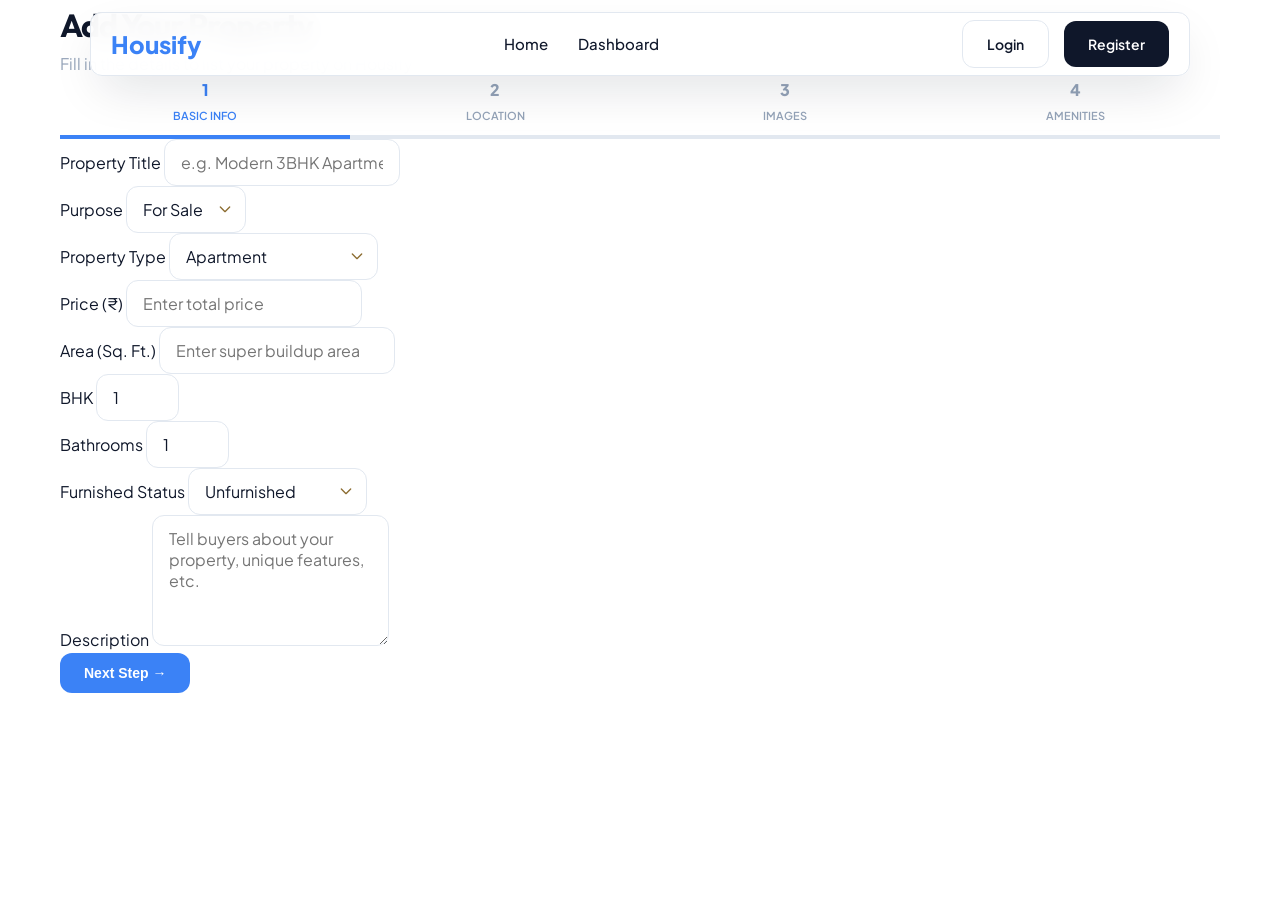
<file: housify-frontend/add-property.html>
<!DOCTYPE html>
<html lang="en">
<head>
  <meta charset="UTF-8">
  <meta name="viewport" content="width=device-width, initial-scale=1.0">
  <title>Add New Property | Housify</title>
  <link rel="stylesheet" href="https://cdnjs.cloudflare.com/ajax/libs/font-awesome/6.4.0/css/all.min.css">
  <link rel="stylesheet" href="css/style.css">
  <link rel="stylesheet" href="css/navbar.css">
</head>
<body class="bg-surface">

  <nav class="navbar scrolled">
    <div class="container nav-container">
      <a href="index.html" class="logo-link">Housify</a>
      <ul class="nav-menu">
        <li><a href="index.html">Home</a></li>
        <li><a href="dashboard.html">Dashboard</a></li>
      </ul>
      <div class="nav-auth"></div>
    </div>
  </nav>

  <main class="padding-v-60">
    <div class="container">
      <div class="max-800 margin-auto">
        <header class="margin-bottom-40 text-center">
           <h1 id="page-title">Add Your Property</h1>
           <p class="text-muted">Fill in the details to list your property on Housify</p>
        </header>

        <div class="stepper margin-bottom-40">
           <div class="step active" data-step="1">1<span class="step-lbl">Basic Info</span></div>
           <div class="step" data-step="2">2<span class="step-lbl">Location</span></div>
           <div class="step" data-step="3">3<span class="step-lbl">Images</span></div>
           <div class="step" data-step="4">4<span class="step-lbl">Amenities</span></div>
        </div>

        <div class="bg-white padding-40 radius-lg shadow-sm">
          <form id="property-form">

            <div class="step-content open" id="step-1">
              <div class="form-group">
                <label>Property Title</label>
                <input type="text" id="prop-title" placeholder="e.g. Modern 3BHK Apartment in Bandra" required>
              </div>

              <div class="form-grid">
                <div class="form-group">
                  <label>Purpose</label>
                  <select id="prop-purpose" required>
                    <option value="sale">For Sale</option>
                    <option value="rent">For Rent</option>
                  </select>
                </div>
                <div class="form-group">
                  <label>Property Type</label>
                  <select id="prop-type" required>
                    <option value="apartment">Apartment</option>
                    <option value="house">Independant House</option>
                    <option value="villa">Villa</option>
                    <option value="plot">Plot</option>
                    <option value="commercial">Commercial</option>
                  </select>
                </div>
              </div>

              <div class="form-grid">
                <div class="form-group">
                  <label>Price (₹)</label>
                  <input type="number" id="prop-price" placeholder="Enter total price" required>
                </div>
                <div class="form-group">
                  <label>Area (Sq. Ft.)</label>
                  <input type="number" id="prop-area" placeholder="Enter super buildup area" required>
                </div>
              </div>

              <div class="form-grid">
                <div class="form-group">
                  <label>BHK</label>
                  <input type="number" id="prop-bhk" min="1" max="10" value="1">
                </div>
                <div class="form-group">
                  <label>Bathrooms</label>
                  <input type="number" id="prop-bath" min="1" max="10" value="1">
                </div>
                <div class="form-group">
                  <label>Furnished Status</label>
                  <select id="prop-furnished">
                    <option value="unfurnished">Unfurnished</option>
                    <option value="semi-furnished">Semi-Furnished</option>
                    <option value="furnished">Fully Furnished</option>
                  </select>
                </div>
              </div>

              <div class="form-group">
                <label>Description</label>
                <textarea id="prop-desc" rows="5" placeholder="Tell buyers about your property, unique features, etc." required></textarea>
              </div>

              <div class="flex-end margin-top-20">
                <button type="button" class="btn btn-primary next-step" data-next="2">Next Step →</button>
              </div>
            </div>

            <div class="step-content" id="step-2">
              <div class="form-group">
                <label>City</label>
                <input type="text" id="prop-city" placeholder="e.g. Mumbai" required>
              </div>
              <div class="form-group">
                <label>Complete Address / Area</label>
                <input type="text" id="prop-location" placeholder="e.g. 12th Road, Khar West" required>
              </div>
              <div class="flex-between margin-top-40">
                <button type="button" class="btn btn-outline prev-step" data-prev="1">← Back</button>
                <button type="button" class="btn btn-primary next-step" data-next="3">Next Step →</button>
              </div>
            </div>

            <div class="step-content" id="step-3">
              <div class="upload-area" id="drop-zone">
                <i class="fas fa-cloud-upload-alt"></i>
                <h3>Drag & Drop Images</h3>
                <p>or click to browse from your computer</p>
                <input type="file" id="file-input" multiple accept="image/*" class="hidden">
              </div>
              <div id="image-preview-grid" class="preview-grid flex gap-15 margin-top-20 wrap">
                
              </div>
              <div class="flex-between margin-top-40">
                <button type="button" class="btn btn-outline prev-step" data-prev="2">← Back</button>
                <button type="button" class="btn btn-primary next-step" data-next="4">Next Step →</button>
              </div>
            </div>

            <div class="step-content" id="step-4">
              <div class="checkbox-grid">
                <label class="check-container">Swiming Pool <input type="checkbox" name="amenities" value="pool"><span class="checkmark"></span></label>
                <label class="check-container">Dedicated Parking <input type="checkbox" name="amenities" value="parking"><span class="checkmark"></span></label>
                <label class="check-container">Power Backup <input type="checkbox" name="amenities" value="powerBackup"><span class="checkmark"></span></label>
                <label class="check-container">24/7 Security <input type="checkbox" name="amenities" value="security"><span class="checkmark"></span></label>
                <label class="check-container">Pets Allowed <input type="checkbox" name="amenities" value="petFriendly"><span class="checkmark"></span></label>
                <label class="check-container">Private Garden <input type="checkbox" name="amenities" value="garden"><span class="checkmark"></span></label>
                <label class="check-container">Fitness Gym <input type="checkbox" name="amenities" value="gym"><span class="checkmark"></span></label>
                <label class="check-container">Elevator / Lift <input type="checkbox" name="amenities" value="lift"><span class="checkmark"></span></label>
              </div>

              <div class="flex-between margin-top-40">
                <button type="button" class="btn btn-outline prev-step" data-prev="3">← Back</button>
                <button type="submit" class="btn btn-accent" id="submit-btn">
                   <span class="btn-text">Publish Listing</span>
                   <div class="btn-spinner hidden"></div>
                </button>
              </div>
            </div>

          </form>
        </div>
      </div>
    </div>
  </main>

  <style>
    .stepper { display: flex; justify-content: space-between; }
    .step { flex: 1; text-align: center; position: relative; font-weight: 800; border-bottom: 4px solid var(--border); padding-bottom: 10px; color: var(--text-muted); }
    .step.active { border-color: var(--primary); color: var(--primary); }
    .step-lbl { display: block; font-size: 11px; text-transform: uppercase; font-weight: 600; margin-top: 5px; }
    
    .step-content { display: none; }
    .step-content.open { display: block; animation: fadeIn 0.4s ease; }
    
    .upload-area { border: 2px dashed var(--border); padding: 50px; text-align: center; border-radius: var(--radius-lg); cursor: pointer; transition: 0.2s; }
    .upload-area:hover { border-color: var(--primary); background: var(--surface-2); }
    .upload-area i { font-size: 40px; color: var(--primary-light); margin-bottom: 20px; }
    
    .preview-item { width: 120px; height: 100px; border-radius: 8px; position: relative; overflow: hidden; }
    .preview-item img { width: 100%; height: 100%; object-fit: cover; }
    .preview-remove { position: absolute; top: 5px; right: 5px; background: rgba(0,0,0,0.6); color: white; border: none; width: 24px; height: 24px; border-radius: 50%; display: flex; align-items: center; justify-content: center; cursor: pointer; font-size: 12px; }
  </style>

  <script src="js/api.js"></script>
  <script src="js/utils.js"></script>
  <script src="js/add-property.js"></script>
</body>
</html>
</file>
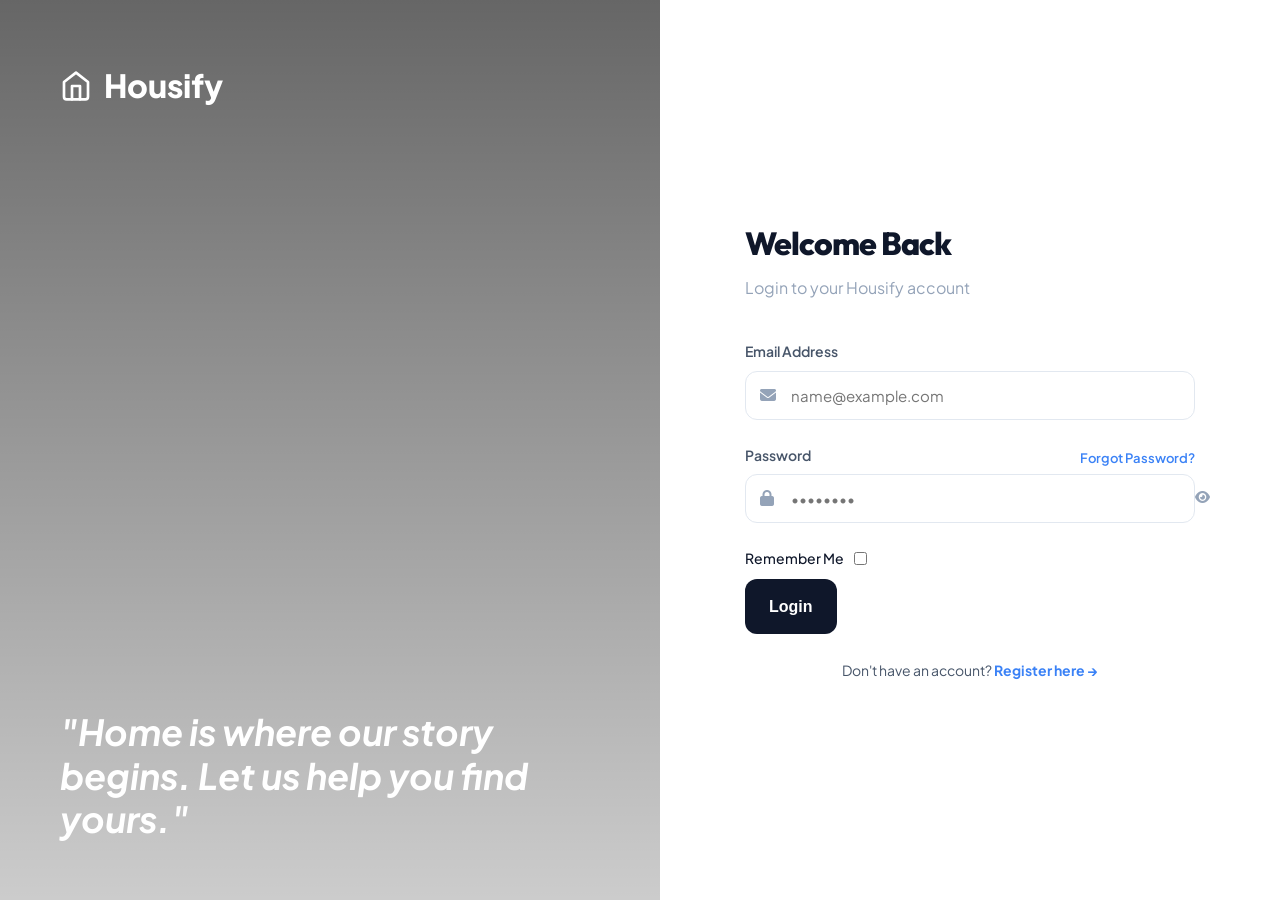
<file: housify-frontend/dashboard.html>
<!DOCTYPE html>
<html lang="en">
<head>
  <meta charset="UTF-8">
  <meta name="viewport" content="width=device-width, initial-scale=1.0">
  <title>Dashboard | Housify</title>
  <link rel="stylesheet" href="https://cdnjs.cloudflare.com/ajax/libs/font-awesome/6.4.0/css/all.min.css">
  <link rel="stylesheet" href="css/style.css">
  <link rel="stylesheet" href="css/navbar.css">
  <link rel="stylesheet" href="css/dashboard.css">
</head>
<body class="bg-surface">

  <nav class="navbar scrolled">
    <div class="container nav-container">
      <a href="index.html" class="logo-link">
        <svg class="logo-icon" viewBox="0 0 24 24" fill="none" stroke="currentColor" stroke-width="2" stroke-linecap="round" stroke-linejoin="round">
          <path d="m3 9 9-7 9 7v11a2 2 0 0 1-2 2H5a2 2 0 0 1-2-2z"/><polyline points="9 22 9 12 15 12 15 22"/>
        </svg>
        Housify
      </a>
      <ul class="nav-menu">
        <li><a href="index.html">Home</a></li>
        <li><a href="listings.html">Browse</a></li>
        <li><a href="dashboard.html" class="active">Dashboard</a></li>
      </ul>
      <div class="nav-auth"></div>
      <div class="mobile-toggle"><span></span><span></span><span></span></div>
    </div>
  </nav>

  <main class="dashboard-page">
    <div class="container">
      
      <header class="dashboard-header flex-between">
        <div class="user-greeting">
          <h1>Welcome, <span id="user-name-display">User</span></h1>
          <p class="text-muted" id="user-role-display">Property Seller</p>
        </div>
        <div class="header-actions">
           <a href="add-property.html" class="btn btn-primary" id="add-prop-btn-nav"><i class="fas fa-plus"></i> Add New Property</a>
        </div>
      </header>

      <section class="db-stats-grid grid-4" id="stats-container">
        
      </section>

      <div class="dashboard-main-grid">
        
        <section class="db-card listings-card">
          <div class="card-header flex-between">
            <h3 id="main-section-title">My Properties</h3>
            <div class="card-tabs" id="dashboard-tabs">
              <button class="tab-btn active" data-tab="active">Active</button>
              <button class="tab-btn" data-tab="sold">Sold/Rented</button>
              <button class="tab-btn" data-tab="pending">Pending Review</button>
            </div>
          </div>
          <div class="card-body">
            <div id="db-listings-list" class="db-list">
               
               <div class="flex-center" style="padding: 50px;"><div class="spinner"></div></div>
            </div>
          </div>
        </section>

        <aside class="db-sidebar">
          
          <div class="db-card profile-preview">
            <div class="text-center">
               <div class="user-avatar-large" id="user-avatar-initials">US</div>
               <h4 id="profile-name">User Name</h4>
               <p id="profile-email" class="text-muted small">email@example.com</p>
               <a href="profile.html" class="btn btn-outline btn-sm w-100 margin-top-15">Edit Profile</a>
            </div>
            <div class="divider"></div>
            <div class="profile-stats flex-between">
              <div>
                <strong id="stat-props-count">0</strong>
                <p>Properties</p>
              </div>
              <div class="divider-v"></div>
              <div>
                <strong id="stat-views-count">0</strong>
                <p>Views</p>
              </div>
            </div>
          </div>

          <div class="db-card enquiries-card" id="enquiries-section">
            <div class="card-header">
              <h4>Recent Enquiries</h4>
            </div>
            <div class="card-body">
              <div id="enquiries-list" class="mini-list">
                 <p class="text-muted small text-center">No recent enquiries</p>
              </div>
            </div>
          </div>
        </aside>
      </div>
    </div>
  </main>

  <div class="modal-overlay" id="delete-modal">
    <div class="modal-box text-center">
       <div class="icon-danger"><i class="fas fa-exclamation-triangle"></i></div>
       <h3>Are you sure?</h3>
       <p class="text-muted margin-bottom-20">This action cannot be undone. This property will be permanently removed.</p>
       <div class="flex gap-10">
         <button class="btn btn-outline flex-1 modal-close">Cancel</button>
         <button class="btn btn-danger flex-1" id="confirm-delete-btn">Delete</button>
       </div>
    </div>
  </div>

  <footer class="footer">
    <div class="container footer-bottom text-center">
      <p>© 2025 Housify. All rights reserved.</p>
    </div>
  </footer>

  <script src="js/api.js"></script>
  <script src="js/utils.js"></script>
  <script src="js/dashboard.js"></script>
</body>
</html>
</file>
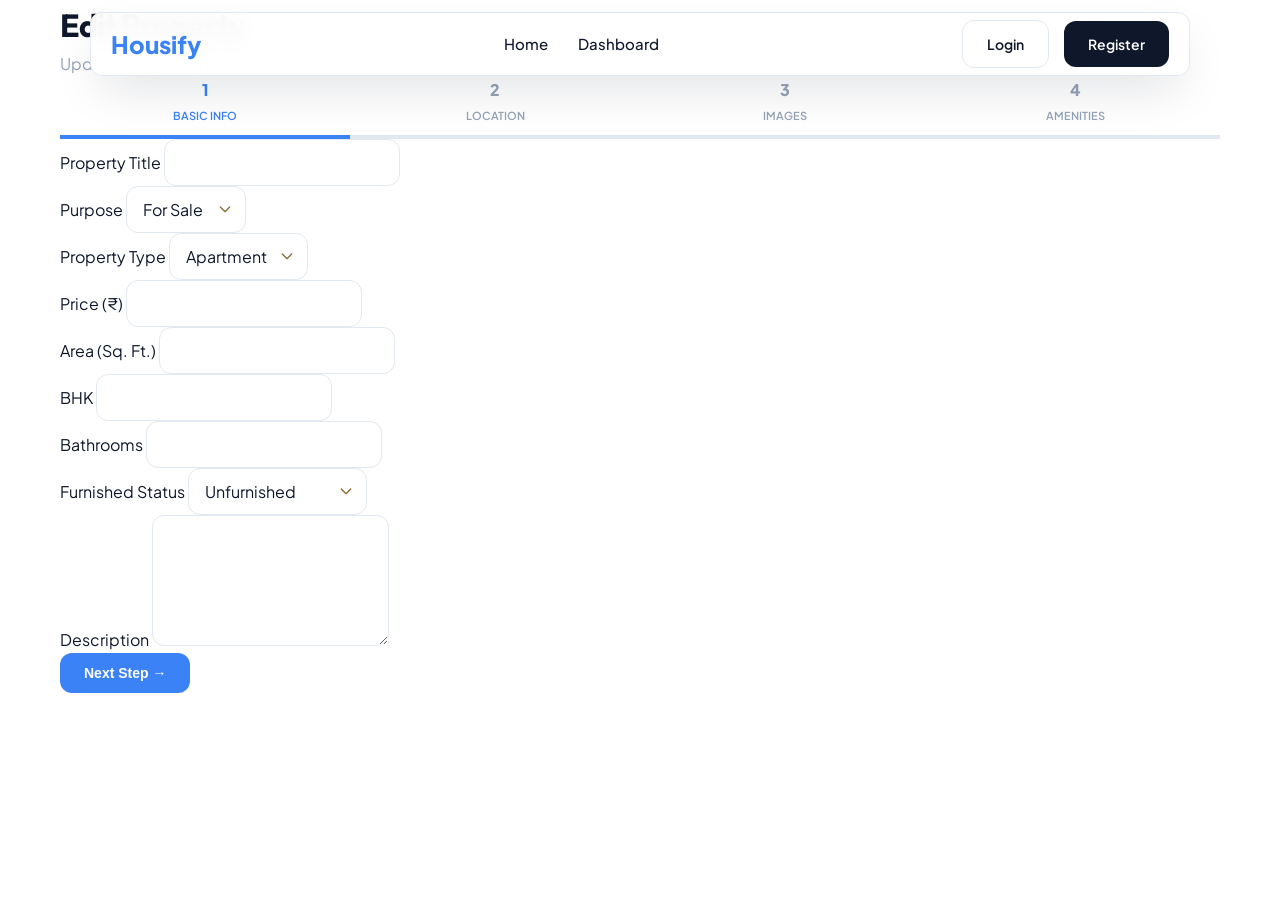
<file: housify-frontend/edit-property.html>
<!DOCTYPE html>
<html lang="en">
<head>
  <meta charset="UTF-8">
  <meta name="viewport" content="width=device-width, initial-scale=1.0">
  <title>Edit Property | Housify</title>
  <link rel="stylesheet" href="https://cdnjs.cloudflare.com/ajax/libs/font-awesome/6.4.0/css/all.min.css">
  <link rel="stylesheet" href="css/style.css">
  <link rel="stylesheet" href="css/navbar.css">
</head>
<body class="bg-surface">
  
  <nav class="navbar scrolled">
    <div class="container nav-container">
      <a href="index.html" class="logo-link">Housify</a>
      <ul class="nav-menu">
        <li><a href="index.html">Home</a></li>
        <li><a href="dashboard.html">Dashboard</a></li>
      </ul>
      <div class="nav-auth"></div>
    </div>
  </nav>

  <main class="padding-v-60">
    <div class="container">
      <div class="max-800 margin-auto">
        <header class="margin-bottom-40 text-center">
           <h1 id="page-title">Edit Property</h1>
           <p class="text-muted">Update your listing details below</p>
        </header>

        <div class="stepper margin-bottom-40">
           <div class="step active" data-step="1">1<span class="step-lbl">Basic Info</span></div>
           <div class="step" data-step="2">2<span class="step-lbl">Location</span></div>
           <div class="step" data-step="3">3<span class="step-lbl">Images</span></div>
           <div class="step" data-step="4">4<span class="step-lbl">Amenities</span></div>
        </div>

        <div class="bg-white padding-40 radius-lg shadow-sm">
          <form id="property-form">
            
             <div class="step-content open" id="step-1">
              <div class="form-group">
                <label>Property Title</label>
                <input type="text" id="prop-title" required>
              </div>
              <div class="form-grid">
                <div class="form-group">
                  <label>Purpose</label>
                  <select id="prop-purpose" required>
                    <option value="sale">For Sale</option>
                    <option value="rent">For Rent</option>
                  </select>
                </div>
                <div class="form-group">
                  <label>Property Type</label>
                  <select id="prop-type" required>
                    <option value="apartment">Apartment</option>
                    <option value="house">House</option>
                    <option value="villa">Villa</option>
                  </select>
                </div>
              </div>
              <div class="form-grid">
                <div class="form-group">
                  <label>Price (₹)</label>
                  <input type="number" id="prop-price" required>
                </div>
                <div class="form-group">
                  <label>Area (Sq. Ft.)</label>
                  <input type="number" id="prop-area" required>
                </div>
              </div>
              <div class="form-grid">
                <div class="form-group">
                  <label>BHK</label>
                  <input type="number" id="prop-bhk" min="1">
                </div>
                <div class="form-group">
                  <label>Bathrooms</label>
                  <input type="number" id="prop-bath" min="1">
                </div>
                <div class="form-group">
                  <label>Furnished Status</label>
                  <select id="prop-furnished">
                    <option value="unfurnished">Unfurnished</option>
                    <option value="semi-furnished">Semi-Furnished</option>
                    <option value="furnished">Fully Furnished</option>
                  </select>
                </div>
              </div>
              <div class="form-group">
                <label>Description</label>
                <textarea id="prop-desc" rows="5" required></textarea>
              </div>
              <div class="flex-end margin-top-20">
                <button type="button" class="btn btn-primary next-step" data-next="2">Next Step →</button>
              </div>
            </div>

            <div class="step-content" id="step-2">
              <div class="form-group">
                <label>City</label>
                <input type="text" id="prop-city" required>
              </div>
              <div class="form-group">
                <label>Complete Address</label>
                <input type="text" id="prop-location" required>
              </div>
              <div class="flex-between margin-top-40">
                <button type="button" class="btn btn-outline prev-step" data-prev="1">← Back</button>
                <button type="button" class="btn btn-primary next-step" data-next="3">Next Step →</button>
              </div>
            </div>

            <div class="step-content" id="step-3">
              <div class="upload-area" id="drop-zone">
                <i class="fas fa-cloud-upload-alt"></i>
                <h3>Upload More Images</h3>
                <input type="file" id="file-input" multiple accept="image/*" class="hidden">
              </div>
              <div id="image-preview-grid" class="preview-grid flex gap-15 margin-top-20 wrap"></div>
              <div class="flex-between margin-top-40">
                <button type="button" class="btn btn-outline prev-step" data-prev="2">← Back</button>
                <button type="button" class="btn btn-primary next-step" data-next="4">Next Step →</button>
              </div>
            </div>

            <div class="step-content" id="step-4">
              <div class="checkbox-grid">
                <label class="check-container">Swiming Pool <input type="checkbox" name="amenities" value="pool"><span class="checkmark"></span></label>
                <label class="check-container">Dedicated Parking <input type="checkbox" name="amenities" value="parking"><span class="checkmark"></span></label>
                <label class="check-container">Power Backup <input type="checkbox" name="amenities" value="powerBackup"><span class="checkmark"></span></label>
                <label class="check-container">Security <input type="checkbox" name="amenities" value="security"><span class="checkmark"></span></label>
              </div>
              <div class="flex-between margin-top-40">
                <button type="button" class="btn btn-outline prev-step" data-prev="3">← Back</button>
                <button type="submit" class="btn btn-accent" id="submit-btn"><span class="btn-text">Update Listing</span></button>
              </div>
            </div>
          </form>
        </div>
      </div>
    </div>
  </main>
  
  <style>
    .stepper { display: flex; justify-content: space-between; }
    .step { flex: 1; text-align: center; position: relative; font-weight: 800; border-bottom: 4px solid var(--border); padding-bottom: 10px; color: var(--text-muted); }
    .step.active { border-color: var(--primary); color: var(--primary); }
    .step-lbl { display: block; font-size: 11px; text-transform: uppercase; font-weight: 600; margin-top: 5px; }
    .step-content { display: none; }
    .step-content.open { display: block; animation: fadeIn 0.4s ease; }
    .upload-area { border: 2px dashed var(--border); padding: 50px; text-align: center; border-radius: var(--radius-lg); cursor: pointer; }
    .preview-item { width: 120px; height: 100px; border-radius: 8px; overflow: hidden; }
    .preview-item img { width: 100%; height: 100%; object-fit: cover; }
  </style>

  <script src="js/api.js"></script>
  <script src="js/utils.js"></script>
  <script src="js/add-property.js"></script>
</body>
</html>
</file>
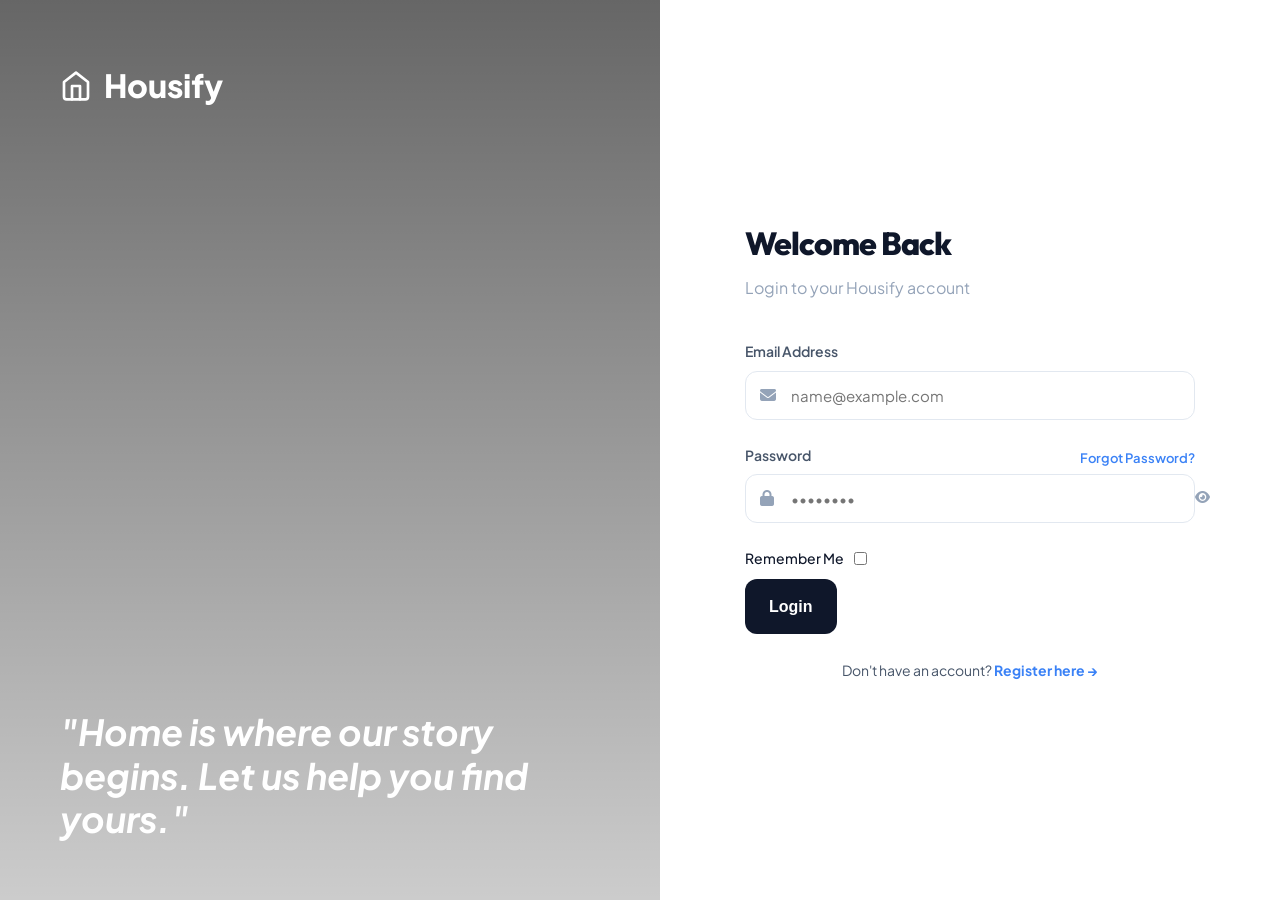
<file: housify-frontend/login.html>
<!DOCTYPE html>
<html lang="en">
<head>
  <meta charset="UTF-8">
  <meta name="viewport" content="width=device-width, initial-scale=1.0">
  <title>Login | Housify</title>
  <link rel="stylesheet" href="https://cdnjs.cloudflare.com/ajax/libs/font-awesome/6.4.0/css/all.min.css">
  <link rel="stylesheet" href="css/style.css">
  <link rel="stylesheet" href="css/auth.css">
</head>
<body>

  <div class="auth-wrapper">
    
    <div class="auth-side-image" style="background-image: url('https://images.unsplash.com/photo-1560518883-ce09059eeffa?w=800')">
      <div class="auth-image-overlay"></div>
      <div class="auth-image-content">
        <a href="index.html" class="auth-logo">
          <svg width="32" height="32" viewBox="0 0 24 24" fill="none" stroke="white" stroke-width="2" stroke-linecap="round" stroke-linejoin="round">
            <path d="m3 9 9-7 9 7v11a2 2 0 0 1-2 2H5a2 2 0 0 1-2-2z"/><polyline points="9 22 9 12 15 12 15 22"/>
          </svg>
          Housify
        </a>
        <p class="auth-quote">"Home is where our story begins. Let us help you find yours."</p>
      </div>
    </div>

    <div class="auth-side-form flex-center">
      <div class="auth-card">
        <div class="auth-header">
          <h1>Welcome Back</h1>
          <p>Login to your Housify account</p>
        </div>

        <div id="auth-error" class="auth-error-msg hidden">Invalid email or password</div>

        <form id="login-form">
          <div class="form-group">
            <label for="email">Email Address</label>
            <div class="input-icon-wrap">
              <i class="fas fa-envelope"></i>
              <input type="email" id="email" placeholder="name@example.com" required>
            </div>
          </div>

          <div class="form-group">
            <div class="flex-between">
              <label for="password">Password</label>
              <a href="#" class="forgot-link">Forgot Password?</a>
            </div>
            <div class="input-icon-wrap">
              <i class="fas fa-lock"></i>
              <input type="password" id="password" placeholder="••••••••" required>
              <button type="button" class="pw-toggle" id="toggle-pw"><i class="fas fa-eye"></i></button>
            </div>
          </div>

          <div class="auth-extras flex-between">
            <label class="check-container">Remember Me
              <input type="checkbox">
              <span class="checkmark"></span>
            </label>
          </div>

          <button type="submit" class="btn btn-accent w-100 btn-auth" id="login-btn">
            <span class="btn-text">Login</span>
            <div class="btn-spinner hidden"></div>
          </button>

          <p class="auth-footer">Don't have an account? <a href="register.html">Register here →</a></p>
        </form>
      </div>
    </div>
  </div>

  <script src="js/api.js"></script>
  <script src="js/utils.js"></script>
  <script src="js/auth.js"></script>
</body>
</html>
</file>
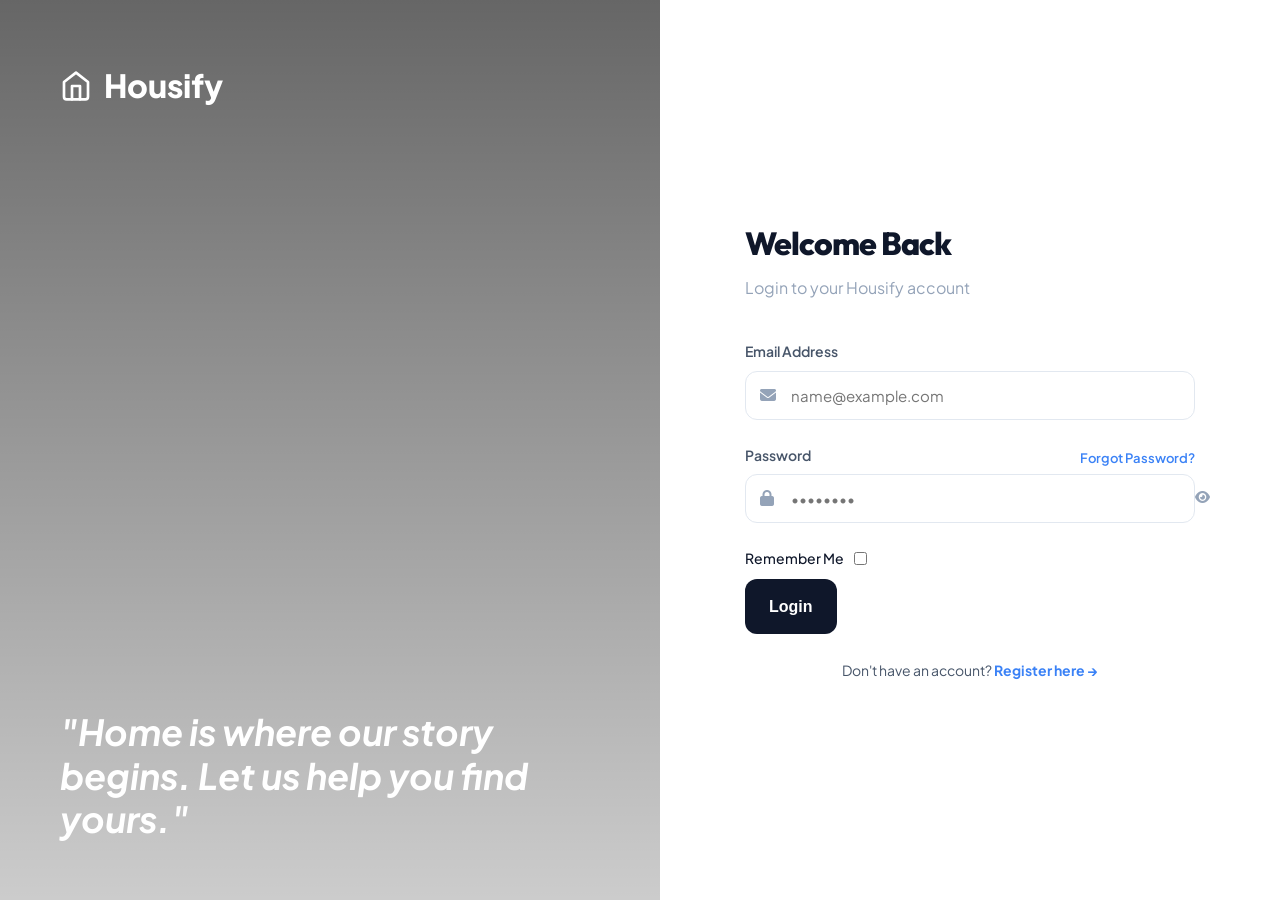
<file: housify-frontend/profile.html>
<!DOCTYPE html>
<html lang="en">
<head>
  <meta charset="UTF-8">
  <meta name="viewport" content="width=device-width, initial-scale=1.0">
  <title>Your Profile | Housify</title>
  <link rel="stylesheet" href="https://cdnjs.cloudflare.com/ajax/libs/font-awesome/6.4.0/css/all.min.css">
  <link rel="stylesheet" href="css/style.css">
  <link rel="stylesheet" href="css/navbar.css">
  <link rel="stylesheet" href="css/auth.css"> 
</head>
<body class="bg-surface">

  <nav class="navbar scrolled">
    <div class="container nav-container">
      <a href="index.html" class="logo-link">Housify</a>
      <ul class="nav-menu">
        <li><a href="index.html">Home</a></li>
        <li><a href="listings.html">Browse</a></li>
        <li><a href="dashboard.html">Dashboard</a></li>
      </ul>
      <div class="nav-auth"></div>
    </div>
  </nav>

  <main class="padding-v-80">
    <div class="container flex-center">
      <div class="auth-card register-card bg-white padding-40 shadow-sm radius-lg">
        <div class="auth-header text-center">
          <div class="user-avatar-large margin-auto" id="profile-avatar">US</div>
          <h1>Profile Settings</h1>
          <p>Manage your account details and preferences</p>
        </div>

        <form id="profile-form">
          <div class="form-grid">
            <div class="form-group">
              <label>Full Name</label>
              <div class="input-icon-wrap">
                <i class="fas fa-user"></i>
                <input type="text" id="prof-name" placeholder="Name" required>
              </div>
            </div>
            <div class="form-group">
              <label>Email Address</label>
              <div class="input-icon-wrap">
                <i class="fas fa-envelope"></i>
                <input type="email" id="prof-email" disabled title="Email cannot be changed">
              </div>
            </div>
          </div>

          <div class="form-group">
            <label>Phone Number</label>
            <div class="input-icon-wrap">
              <i class="fas fa-phone"></i>
              <input type="text" id="prof-phone" placeholder="Phone">
            </div>
          </div>

          <div class="divider"></div>

          <div class="auth-header" style="margin-top: 30px;">
            <h3>Update Password</h3>
            <p class="small">Leave blank if you don't want to change it</p>
          </div>

          <div class="form-group">
            <label>New Password</label>
            <div class="input-icon-wrap">
              <i class="fas fa-lock"></i>
              <input type="password" id="prof-new-password" placeholder="Min. 8 characters">
            </div>
          </div>

          <div class="form-group">
            <label>Confirm New Password</label>
            <div class="input-icon-wrap">
              <i class="fas fa-shield-alt"></i>
              <input type="password" id="prof-confirm-password" placeholder="Confirm new password">
            </div>
          </div>

          <button type="submit" class="btn btn-primary w-100 btn-auth" id="save-profile-btn">
            <span class="btn-text">Save Changes</span>
            <div class="btn-spinner hidden"></div>
          </button>
        </form>
      </div>
    </div>
  </main>

  <script src="js/api.js"></script>
  <script src="js/utils.js"></script>
  <script src="js/profile.js"></script>
</body>
</html>
</file>
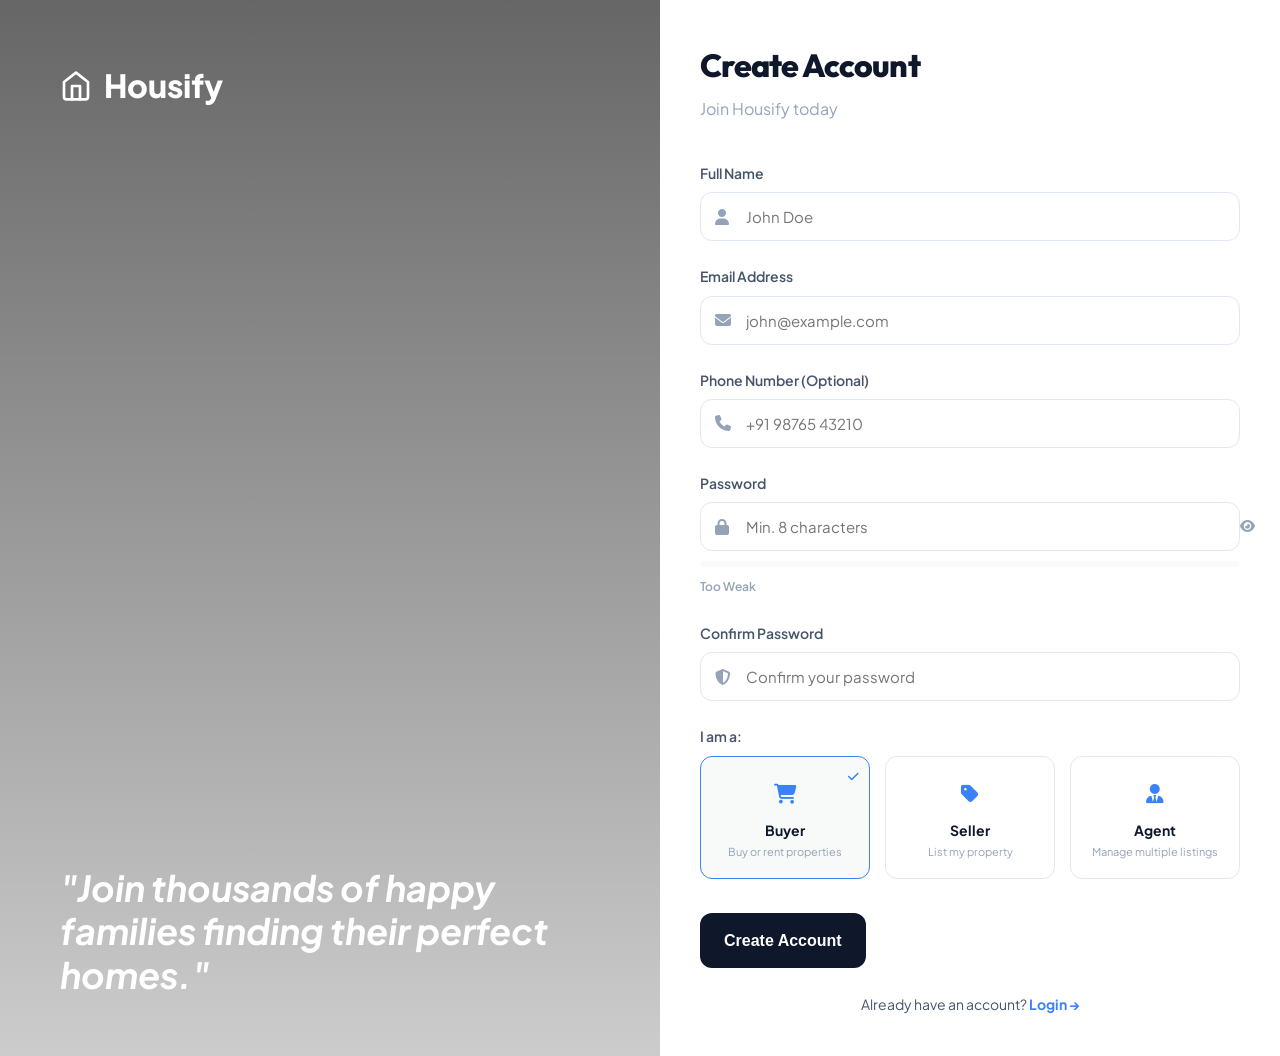
<file: housify-frontend/register.html>
<!DOCTYPE html>
<html lang="en">
<head>
  <meta charset="UTF-8">
  <meta name="viewport" content="width=device-width, initial-scale=1.0">
  <title>Register | Housify</title>
  <link rel="stylesheet" href="https://cdnjs.cloudflare.com/ajax/libs/font-awesome/6.4.0/css/all.min.css">
  <link rel="stylesheet" href="css/style.css">
  <link rel="stylesheet" href="css/auth.css">
</head>
<body>

  <div class="auth-wrapper">
    
    <div class="auth-side-image" style="background-image: url('https://images.unsplash.com/photo-1560518883-ce09059eeffa?w=800')">
      <div class="auth-image-overlay"></div>
      <div class="auth-image-content">
        <a href="index.html" class="auth-logo">
          <svg width="32" height="32" viewBox="0 0 24 24" fill="none" stroke="white" stroke-width="2" stroke-linecap="round" stroke-linejoin="round">
            <path d="m3 9 9-7 9 7v11a2 2 0 0 1-2 2H5a2 2 0 0 1-2-2z"/><polyline points="9 22 9 12 15 12 15 22"/>
          </svg>
          Housify
        </a>
        <p class="auth-quote">"Join thousands of happy families finding their perfect homes."</p>
      </div>
    </div>

    <div class="auth-side-form flex-center">
      <div class="auth-card register-card">
        <div class="auth-header">
          <h1>Create Account</h1>
          <p>Join Housify today</p>
        </div>

        <form id="register-form">
          <div class="form-grid">
            <div class="form-group">
              <label for="name">Full Name</label>
              <div class="input-icon-wrap">
                <i class="fas fa-user"></i>
                <input type="text" id="name" placeholder="John Doe" required>
              </div>
            </div>

            <div class="form-group">
              <label for="email">Email Address</label>
              <div class="input-icon-wrap">
                <i class="fas fa-envelope"></i>
                <input type="email" id="email" placeholder="john@example.com" required>
              </div>
            </div>
          </div>

          <div class="form-group">
            <label for="phone">Phone Number (Optional)</label>
            <div class="input-icon-wrap">
              <i class="fas fa-phone"></i>
              <input type="text" id="phone" placeholder="+91 98765 43210">
            </div>
          </div>

          <div class="form-group">
            <label for="password">Password</label>
            <div class="input-icon-wrap">
              <i class="fas fa-lock"></i>
              <input type="password" id="password" placeholder="Min. 8 characters" required>
              <button type="button" class="pw-toggle" onclick="togglePassword('password')"><i class="fas fa-eye"></i></button>
            </div>
            
            <div class="strength-meter">
               <div class="strength-bar"><div class="fill" id="strength-fill"></div></div>
               <span id="strength-text" class="text-muted">Too Weak</span>
            </div>
          </div>

          <div class="form-group">
            <label for="confirm-password">Confirm Password</label>
            <div class="input-icon-wrap">
              <i class="fas fa-shield-alt"></i>
              <input type="password" id="confirm-password" placeholder="Confirm your password" required>
              <i id="match-icon" class="fas fa-check-circle match-icon hidden"></i>
            </div>
          </div>

          <div class="form-group">
            <label>I am a:</label>
            <div class="role-selector">
              <div class="role-card active" data-role="buyer">
                <div class="r-icon"><i class="fas fa-shopping-cart"></i></div>
                <span>Buyer</span>
                <p>Buy or rent properties</p>
                <div class="check"><i class="fas fa-check"></i></div>
              </div>
              <div class="role-card" data-role="seller">
                <div class="r-icon"><i class="fas fa-tag"></i></div>
                <span>Seller</span>
                <p>List my property</p>
                <div class="check"><i class="fas fa-check"></i></div>
              </div>
              <div class="role-card" data-role="agent">
                <div class="r-icon"><i class="fas fa-user-tie"></i></div>
                <span>Agent</span>
                <p>Manage multiple listings</p>
                <div class="check"><i class="fas fa-check"></i></div>
              </div>
            </div>
          </div>

          <button type="submit" class="btn btn-accent w-100 btn-auth" id="register-btn">
            <span class="btn-text">Create Account</span>
            <div class="btn-spinner hidden"></div>
          </button>

          <p class="auth-footer">Already have an account? <a href="login.html">Login →</a></p>
        </form>
      </div>
    </div>
  </div>

  <script src="js/api.js"></script>
  <script src="js/utils.js"></script>
  <script src="js/auth.js"></script>
</body>
</html>
</file>
<file: housify-frontend/css/style.css>
@import url('https://fonts.googleapis.com/css2?family=Outfit:wght@300;400;500;600;700;800&family=Plus+Jakarta+Sans:ital,wght@0,300;0,400;0,500;0,600;0,700;1,400&display=swap');

:root {
  --primary: #3b82f6; 
  --primary-light: #60a5fa;
  --primary-dark: #2563eb;
  --accent: #0f172a; 
  --accent-hover: #1e293b;
  --bg: #ffffff; 
  --surface: #ffffff;
  --surface-2: #f8fafc; 
  --text-primary: #0f172a; 
  --text-secondary: #475569;
  --text-muted: #94a3b8;
  --border: #e2e8f0;
  --danger: #ef4444;
  --success: #10b981;
  --shadow-sm: 0 1px 3px rgba(15, 23, 42, 0.08);
  --shadow-md: 0 10px 25px -5px rgba(15, 23, 42, 0.1), 0 8px 10px -6px rgba(15, 23, 42, 0.1);
  --shadow-lg: 0 20px 50px -12px rgba(15, 23, 42, 0.15);
  --radius-sm: 6px;
  --radius-md: 12px;
  --radius-lg: 24px;
  --font-main: 'Plus Jakarta Sans', sans-serif;
  --font-title: 'Outfit', sans-serif;
  --transition: 0.25s cubic-bezier(0.4, 0, 0.2, 1);
}

* {
  box-sizing: border-box;
  margin: 0;
  padding: 0;
}

html {
  scroll-behavior: smooth;
}

body {
  font-family: var(--font-main);
  background-color: var(--bg);
  color: var(--text-primary);
  font-size: 16px;
  line-height: 1.6;
  overflow-x: hidden;
  -webkit-font-smoothing: antialiased;
}

h1, h2, h3, h4, h5, h6 {
  font-family: var(--font-title);
  font-weight: 700;
  color: var(--text-primary);
  letter-spacing: -0.03em;
}

input, select, textarea {
  font-family: var(--font-main);
  border: 1.5px solid var(--border);
  background: white;
  padding: 12px 16px;
  border-radius: var(--radius-md);
  color: var(--text-primary);
  font-size: 16px;
  transition: var(--transition);
  outline: none;
}

input:focus, select:focus, textarea:focus {
  border-color: var(--primary);
  box-shadow: 0 0 0 4px rgba(140,109,49,0.1);
}

select {
  appearance: none;
  background-image: url("data:image/svg+xml,%3Csvg xmlns='http://www.w3.org/2000/svg' fill='none' viewBox='0 0 24 24' stroke='%238c6d31'%3E%3Cpath stroke-linecap='round' stroke-linejoin='round' stroke-width='2' d='M19 9l-7 7-7-7'%3E%3C/path%3E%3C/svg%3E");
  background-repeat: no-repeat;
  background-position: right 12px center;
  background-size: 16px;
  padding-right: 40px;
}

::-webkit-scrollbar {
  width: 8px;
}
::-webkit-scrollbar-track {
  background: var(--surface-2);
}
::-webkit-scrollbar-thumb {
  background: var(--primary);
  border-radius: 4px;
}

.container {
  max-width: 1200px;
  margin: 0 auto;
  padding: 0 20px;
}

.flex { display: flex; }
.flex-center { display: flex; align-items: center; justify-content: center; }
.flex-between { display: flex; align-items: center; justify-content: space-between; }

.grid-3 { display: grid; grid-template-columns: repeat(3, 1fr); gap: 30px; }
.grid-2 { display: grid; grid-template-columns: repeat(2, 1fr); gap: 20px; }

.hidden { display: none !important; }
.sr-only { position: absolute; width:1px; height:1px; padding:0; margin:-1px; overflow:hidden; clip:rect(0,0,0,0); border:0; }

.badge {
  display: inline-block;
  padding: 4px 12px;
  border-radius: 50px;
  font-size: 12px;
  font-weight: 600;
  text-transform: uppercase;
}

.tag {
  display: inline-block;
  padding: 2px 8px;
  background: var(--surface-2);
  border-radius: var(--radius-sm);
  font-size: 11px;
  color: var(--text-secondary);
}

.divider { height: 1px; background: var(--border); margin: 15px 0; }
.text-muted { color: var(--text-muted); }
.text-primary-color { color: var(--primary); }
.fw-bold { font-weight: 700; }

.btn {
  display: inline-flex;
  align-items: center;
  justify-content: center;
  padding: 12px 24px;
  border-radius: var(--radius-md);
  font-weight: 600;
  text-decoration: none;
  cursor: pointer;
  transition: var(--transition);
  border: none;
  font-size: 14px;
}

.btn-primary { background: var(--primary); color: white; }
.btn-primary:hover { background: var(--primary-dark); transform: translateY(-2px); }

.btn-accent { background: var(--accent); color: white; }
.btn-accent:hover { background: var(--accent-hover); transform: translateY(-2px); }

.btn-outline { background: transparent; border: 1.5px solid var(--border); color: var(--text-primary); }
.btn-outline:hover { border-color: var(--primary); color: var(--primary); }

#toast-container {
  position: fixed;
  top: 20px;
  right: 20px;
  z-index: 9999;
  display: flex;
  flex-direction: column;
  gap: 10px;
}

.toast {
  background: white;
  padding: 16px 24px;
  border-radius: var(--radius-md);
  box-shadow: var(--shadow-lg);
  display: flex;
  align-items: center;
  gap: 12px;
  min-width: 300px;
  animation: slideIn 0.3s ease forwards;
  border-left: 5px solid var(--primary);
}

.toast.success { border-left-color: var(--success); }
.toast.error { border-left-color: var(--danger); }
.toast.info { border-left-color: #3182ce; }

.toast.fade-out { animation: slideOut 0.3s ease forwards; }

@keyframes slideIn {
  from { transform: translateX(120%); }
  to { transform: translateX(0); }
}

@keyframes slideOut {
  from { transform: translateX(0); }
  to { transform: translateX(120%); }
}

.skeleton {
  background: #eee;
  background: linear-gradient(110deg, #ececec 8%, #f5f5f5 18%, #ececec 33%);
  border-radius: 5px;
  background-size: 200% 100%;
  animation: 1.5s shine linear infinite;
}

@keyframes shine {
  to { background-position-x: -200%; }
}

#page-loader {
  position: fixed;
  inset: 0;
  background: white;
  z-index: 10000;
}

.spinner {
  width: 50px;
  height: 50px;
  border: 5px solid var(--surface-2);
  border-top-color: var(--primary);
  border-radius: 50%;
  animation: spin 1s linear infinite;
}

@keyframes spin {
  to { transform: rotate(360deg); }
}

#scroll-top {
  position: fixed;
  bottom: 30px;
  right: 30px;
  width: 45px;
  height: 45px;
  background: var(--primary);
  color: white;
  border-radius: 50%;
  border: none;
  cursor: pointer;
  opacity: 0;
  visibility: hidden;
  transition: var(--transition);
  display: flex;
  align-items: center;
  justify-content: center;
  box-shadow: var(--shadow-md);
  z-index: 900;
}

#scroll-top.visible { opacity: 1; visibility: visible; }
#scroll-top:hover { transform: translateY(-5px); background: var(--primary-dark); }

.modal-overlay {
  position: fixed;
  inset: 0;
  background: rgba(0,0,0,0.5);
  backdrop-filter: blur(4px);
  z-index: 2000;
  opacity: 0;
  visibility: hidden;
  transition: 0.3s ease;
}

.modal-overlay.open { opacity: 1; visibility: visible; }

.modal-box {
  background: white;
  width: 90%;
  max-width: 500px;
  border-radius: var(--radius-lg);
  padding: 40px;
  position: absolute;
  top: 50%;
  left: 50%;
  transform: translate(-50%, -40%);
  transition: 0.3s cubic-bezier(0.34, 1.56, 0.64, 1);
  box-shadow: var(--shadow-lg);
}

.modal-overlay.open .modal-box { transform: translate(-50%, -50%); }

.card {
  background: var(--surface);
  border-radius: var(--radius-md);
  overflow: hidden;
  box-shadow: var(--shadow-sm);
  transition: var(--transition);
}

.card:hover { transform: translateY(-5px); box-shadow: var(--shadow-md); }
</file>
<file: housify-frontend/css/navbar.css>
.navbar {
  position: fixed;
  top: 24px;
  left: 50%;
  transform: translateX(-50%);
  width: calc(100% - 48px);
  max-width: 1200px;
  background: rgba(255, 255, 255, 0.8);
  backdrop-filter: blur(12px);
  -webkit-backdrop-filter: blur(12px);
  height: 72px;
  border-radius: var(--radius-md);
  border: 1px solid rgba(255, 255, 255, 0.2);
  z-index: 1000;
  transition: all 0.4s cubic-bezier(0.4, 0, 0.2, 1);
  box-shadow: 0 4px 6px -1px rgba(0, 0, 0, 0.1), 0 2px 4px -1px rgba(0, 0, 0, 0.06);
}

.navbar.scrolled {
  top: 12px;
  height: 64px;
  max-width: 1100px;
  background: rgba(255, 255, 255, 0.95);
  box-shadow: var(--shadow-lg);
  border: 1px solid var(--border);
}

.nav-menu a,
.logo-link {
  color: var(--text-primary);
  font-weight: 600;
}

.nav-menu a.active {
  color: var(--primary);
}

.nav-menu a::after {
  background: var(--primary);
  height: 2px;
}

.nav-container {
  height: 100%;
  display: flex;
  align-items: center;
  justify-content: space-between;
}

.logo-link {
  display: flex;
  align-items: center;
  gap: 10px;
  text-decoration: none;
  font-size: 24px;
  font-weight: 800;
  color: var(--primary);
}

.logo-icon {
  width: 32px;
  height: 32px;
}

.nav-menu {
  display: flex;
  gap: 30px;
  list-style: none;
}

.nav-menu a {
  text-decoration: none;
  color: var(--text-primary);
  font-weight: 500;
  font-size: 15px;
  position: relative;
  padding: 5px 0;
}

.nav-menu a::after {
  content: '';
  position: absolute;
  bottom: 0;
  left: 0;
  width: 0;
  height: 2px;
  background: var(--primary);
  transition: var(--transition);
}

.nav-menu a:hover::after,
.nav-menu a.active::after {
  width: 100%;
}

.nav-auth {
  display: flex;
  gap: 15px;
  align-items: center;
}

.user-menu {
  position: relative;
  cursor: pointer;
}

.user-avatar {
  width: 40px;
  height: 40px;
  background: var(--primary);
  color: white;
  border-radius: 50%;
  display: flex;
  align-items: center;
  justify-content: center;
  font-weight: 700;
  font-size: 14px;
  border: 2px solid white;
  box-shadow: var(--shadow-sm);
}

.user-dropdown {
  position: absolute;
  top: calc(100% + 15px);
  right: 0;
  background: white;
  min-width: 200px;
  border-radius: var(--radius-md);
  box-shadow: var(--shadow-lg);
  padding: 10px;
  opacity: 0;
  visibility: hidden;
  transform: translateY(10px);
  transition: var(--transition);
}

.user-menu:hover .user-dropdown {
  opacity: 1;
  visibility: visible;
  transform: translateY(0);
}

.user-dropdown a {
  display: block;
  padding: 10px 15px;
  text-decoration: none;
  color: var(--text-primary);
  border-radius: var(--radius-sm);
  font-size: 14px;
  transition: 0.15s;
}

.user-dropdown a:hover {
  background: var(--surface-2);
}

.user-dropdown .logout-btn {
  color: var(--danger);
  border-top: 1px solid var(--border);
  margin-top: 5px;
  padding-top: 15px;
}

.mobile-toggle {
  display: none;
  cursor: pointer;
  z-index: 1100;
}

.mobile-toggle span {
  display: block;
  width: 25px;
  height: 2px;
  background: var(--text-primary);
  margin: 5px 0;
  transition: 0.4s;
}

.mobile-toggle.active span:nth-child(1) { transform: rotate(-45deg) translate(-5px, 5px); }
.mobile-toggle.active span:nth-child(2) { opacity: 0; }
.mobile-toggle.active span:nth-child(3) { transform: rotate(45deg) translate(-5px, -5px); }

.mobile-drawer {
  position: fixed;
  top: 0;
  right: -100%;
  width: 280px;
  height: 100vh;
  background: white;
  z-index: 1080;
  padding: 80px 30px;
  box-shadow: -5px 0 15px rgba(0,0,0,0.05);
  transition: 0.4s cubic-bezier(0.16, 1, 0.3, 1);
  display: flex;
  flex-direction: column;
}

.mobile-drawer.open { right: 0; }

.mobile-drawer .nav-menu {
  flex-direction: column;
  gap: 20px;
}

.mobile-drawer .nav-auth {
  margin-top: auto;
  flex-direction: column;
  width: 100%;
}

.mobile-drawer .btn { width: 100%; }

.drawer-overlay {
  position: fixed;
  inset: 0;
  background: rgba(0,0,0,0.3);
  z-index: 1070;
  opacity: 0;
  visibility: hidden;
  transition: 0.3s;
}

.drawer-overlay.visible { opacity: 1; visibility: visible; }

@media (max-width: 768px) {
  .nav-menu, .nav-auth { display: none; }
  .mobile-toggle { display: block; }
}
</file>
<file: housify-frontend/css/dashboard.css>
.dashboard-page { padding: 40px 0 80px; }
.dashboard-header { margin-bottom: 40px; }
.dashboard-header h1 { font-size: 32px; font-weight: 800; }

.db-stats-grid { margin-bottom: 40px; }
.db-stat-card { background: white; padding: 25px; border-radius: var(--radius-lg); box-shadow: var(--shadow-sm); display: flex; align-items: center; gap: 20px; transition: 0.2s; }
.db-stat-card:hover { transform: translateY(-5px); box-shadow: var(--shadow-md); }
.db-stat-card .icon { width: 50px; height: 50px; border-radius: 12px; display: flex; align-items: center; justify-content: center; font-size: 20px; }
.db-stat-card.blue .icon { background: #e3f2fd; color: #1976d2; }
.db-stat-card.green .icon { background: #e8f5e9; color: #2e7d32; }
.db-stat-card.orange .icon { background: #fff3e0; color: #ef6c00; }
.db-stat-card.purple .icon { background: #f3e5f5; color: #7b1fa2; }
.db-stat-card h3 { font-size: 24px; font-weight: 800; margin-bottom: 2px; }
.db-stat-card p { font-size: 13px; color: var(--text-muted); font-weight: 600; }

.dashboard-main-grid { display: grid; grid-template-columns: 1fr 340px; gap: 30px; }

.db-card { background: white; border-radius: var(--radius-lg); box-shadow: var(--shadow-sm); overflow: hidden; }
.db-card .card-header { padding: 25px; border-bottom: 1px solid var(--border); }
.db-card .card-header h3, .db-card .card-header h4 { font-weight: 800; font-size: 18px; }

.tab-btn { background: none; border: none; padding: 8px 16px; border-radius: 50px; cursor: pointer; font-size: 13px; font-weight: 600; color: var(--text-muted); transition: 0.2s; }
.tab-btn:hover { color: var(--primary); }
.tab-btn.active { background: var(--primary-light); color: white; }

.db-list-item { padding: 20px; border-bottom: 1px solid var(--border); display: flex; align-items: center; gap: 20px; transition: 0.2s; }
.db-list-item:last-child { border-bottom: none; }
.db-list-item:hover { background: var(--surface-2); }
.db-item-img { width: 100px; height: 75px; border-radius: 8px; object-fit: cover; }
.db-item-info { flex: 1; }
.db-item-info h4 { font-size: 16px; font-weight: 700; margin-bottom: 4px; }
.db-item-info p { font-size: 13px; color: var(--text-muted); }

.db-actions { display: flex; gap: 10px; }
.db-actions .btn-sm { padding: 8px; font-size: 14px; width: 36px; display: flex; align-items: center; justify-content: center; }

.db-sidebar { display: flex; flex-direction: column; gap: 30px; }
.user-avatar-large { width: 80px; height: 80px; border-radius: 50%; background: var(--primary); color: white; display: flex; align-items: center; justify-content: center; font-size: 28px; font-weight: 800; margin: 0 auto 15px; }
.profile-preview { padding: 30px; }
.profile-stats { margin-top: 20px; text-align: center; }
.profile-stats strong { font-size: 18px; font-weight: 800; }
.profile-stats p { font-size: 11px; color: var(--text-muted); text-transform: uppercase; font-weight: 700; }

.mini-list { padding: 20px; }
.enquiry-item { padding: 12px 0; border-bottom: 1px solid var(--border); }
.enquiry-item:last-child { border-bottom: none; }
.enquiry-item h5 { font-size: 14px; font-weight: 700; }
.enquiry-item p { font-size: 12px; color: var(--text-muted); margin-top: 2px; }

.btn-danger { background: #fee2e2; color: #dc2626; border: none; }
.btn-danger:hover { background: #fecaca; }
.icon-danger { width: 60px; height: 60px; background: #fee2e2; color: #dc2626; border-radius: 50%; display: flex; align-items: center; justify-content: center; font-size: 24px; margin: 0 auto 20px; }

@media (max-width: 1024px) {
  .dashboard-main-grid { grid-template-columns: 1fr; }
  .grid-4 { grid-template-columns: repeat(2, 1fr); }
}

@media (max-width: 600px) {
  .grid-4 { grid-template-columns: 1fr; }
  .db-list-item { flex-direction: column; align-items: flex-start; }
  .db-item-img { width: 100%; height: 180px; }
  .db-actions { width: 100%; justify-content: flex-end; }
}
</file>
<file: housify-frontend/css/auth.css>
.auth-wrapper { display: flex; min-height: 100vh; }

.auth-side-image {
  flex: 1;
  background-size: cover;
  background-position: center;
  position: relative;
  display: flex;
  flex-direction: column;
  padding: 60px;
  color: white;
}

.auth-image-overlay { position: absolute; inset: 0; background: linear-gradient(to bottom, rgba(0,0,0,0.6), rgba(0,0,0,0.2)); }
.auth-image-content { position: relative; z-index: 10; height: 100%; display: flex; flex-direction: column; }

.auth-logo { font-size: 32px; font-weight: 800; display: flex; align-items: center; gap: 12px; text-decoration: none; color: white; margin-bottom: auto; }
.auth-quote { font-size: 36px; font-weight: 700; line-height: 1.2; font-style: italic; max-width: 500px; }

.auth-side-form { flex: 1; background: white; padding: 40px; }
.auth-card { width: 100%; max-width: 450px; }
.auth-card.register-card { max-width: 550px; }

.auth-header { margin-bottom: 40px; }
.auth-header h1 { font-size: 32px; font-weight: 800; color: var(--text-primary); }
.auth-header p { color: var(--text-muted); margin-top: 5px; }

.auth-error-msg { background: #fee2e2; color: #dc2626; padding: 12px; border-radius: 8px; margin-bottom: 20px; font-size: 14px; text-align: center; border: 1px solid #fca5a5; }

.form-group { margin-bottom: 24px; }
.form-group label { display: block; font-size: 14px; font-weight: 600; margin-bottom: 8px; color: var(--text-secondary); }

.input-icon-wrap { position: relative; }
.input-icon-wrap i:not(.match-icon) { position: absolute; left: 15px; top: 50%; transform: translateY(-50%); color: var(--text-muted); }
.input-icon-wrap input { width: 100%; padding: 14px 15px 14px 45px; border: 1.5px solid var(--border); border-radius: var(--radius-md); font-size: 15px; outline: none; transition: 0.2s; }
.input-icon-wrap input:focus { border-color: var(--primary); box-shadow: 0 0 0 4px rgba(26, 107, 74, 0.1); }

.pw-toggle { position: absolute; right: 15px; top: 50%; transform: translateY(-50%); background: none; border: none; color: var(--text-muted); cursor: pointer; }

.forgot-link { font-size: 13px; font-weight: 600; color: var(--primary); text-decoration: none; }

.check-container { font-size: 14px; font-weight: 500; display: flex; align-items: center; gap: 10px; cursor: pointer; }

.btn-auth { height: 55px; font-size: 16px; margin-top: 10px; position: relative; }
.auth-footer { text-align: center; margin-top: 25px; font-size: 14px; color: var(--text-secondary); }
.auth-footer a { color: var(--primary); font-weight: 700; text-decoration: none; }

.strength-meter { margin-top: 10px; }
.strength-bar { height: 6px; background: var(--surface-2); border-radius: 10px; overflow: hidden; margin-bottom: 5px; }
.strength-bar .fill { height: 100%; width: 0%; transition: 0.3s; }
.strength-bar .fill.weak { background: #e53e3e; width: 25%; }
.strength-bar .fill.fair { background: #f5a623; width: 50%; }
.strength-bar .fill.good { background: #fcc419; width: 75%; }
.strength-bar .fill.strong { background: var(--success); width: 100%; }
#strength-text { font-size: 12px; font-weight: 600; }

.role-selector { display: grid; grid-template-columns: repeat(3, 1fr); gap: 15px; }
.role-card { position: relative; padding: 20px 10px; border: 1.5px solid var(--border); border-radius: var(--radius-md); text-align: center; cursor: pointer; transition: 0.2s; }
.role-card:hover { border-color: var(--primary-light); }
.role-card.active { border-color: var(--primary); background: rgba(26, 107, 74, 0.03); }
.role-card .r-icon { font-size: 20px; color: var(--primary); margin-bottom: 10px; }
.role-card span { display: block; font-weight: 700; font-size: 14px; margin-bottom: 4px; }
.role-card p { font-size: 11px; color: var(--text-muted); line-height: 1.2; }
.role-card .check { position: absolute; top: 10px; right: 10px; color: var(--primary); display: none; font-size: 12px; }
.role-card.active .check { display: block; }

.match-icon { position: absolute; right: 15px; top: 50%; transform: translateY(-50%); color: var(--success); }

@media (max-width: 900px) {
  .auth-side-image { display: none; }
  .auth-side-form { flex: 1; padding: 20px; }
}

@media (max-width: 480px) {
  .role-selector { grid-template-columns: 1fr; }
  .form-grid { grid-template-columns: 1fr; }
}
</file>
